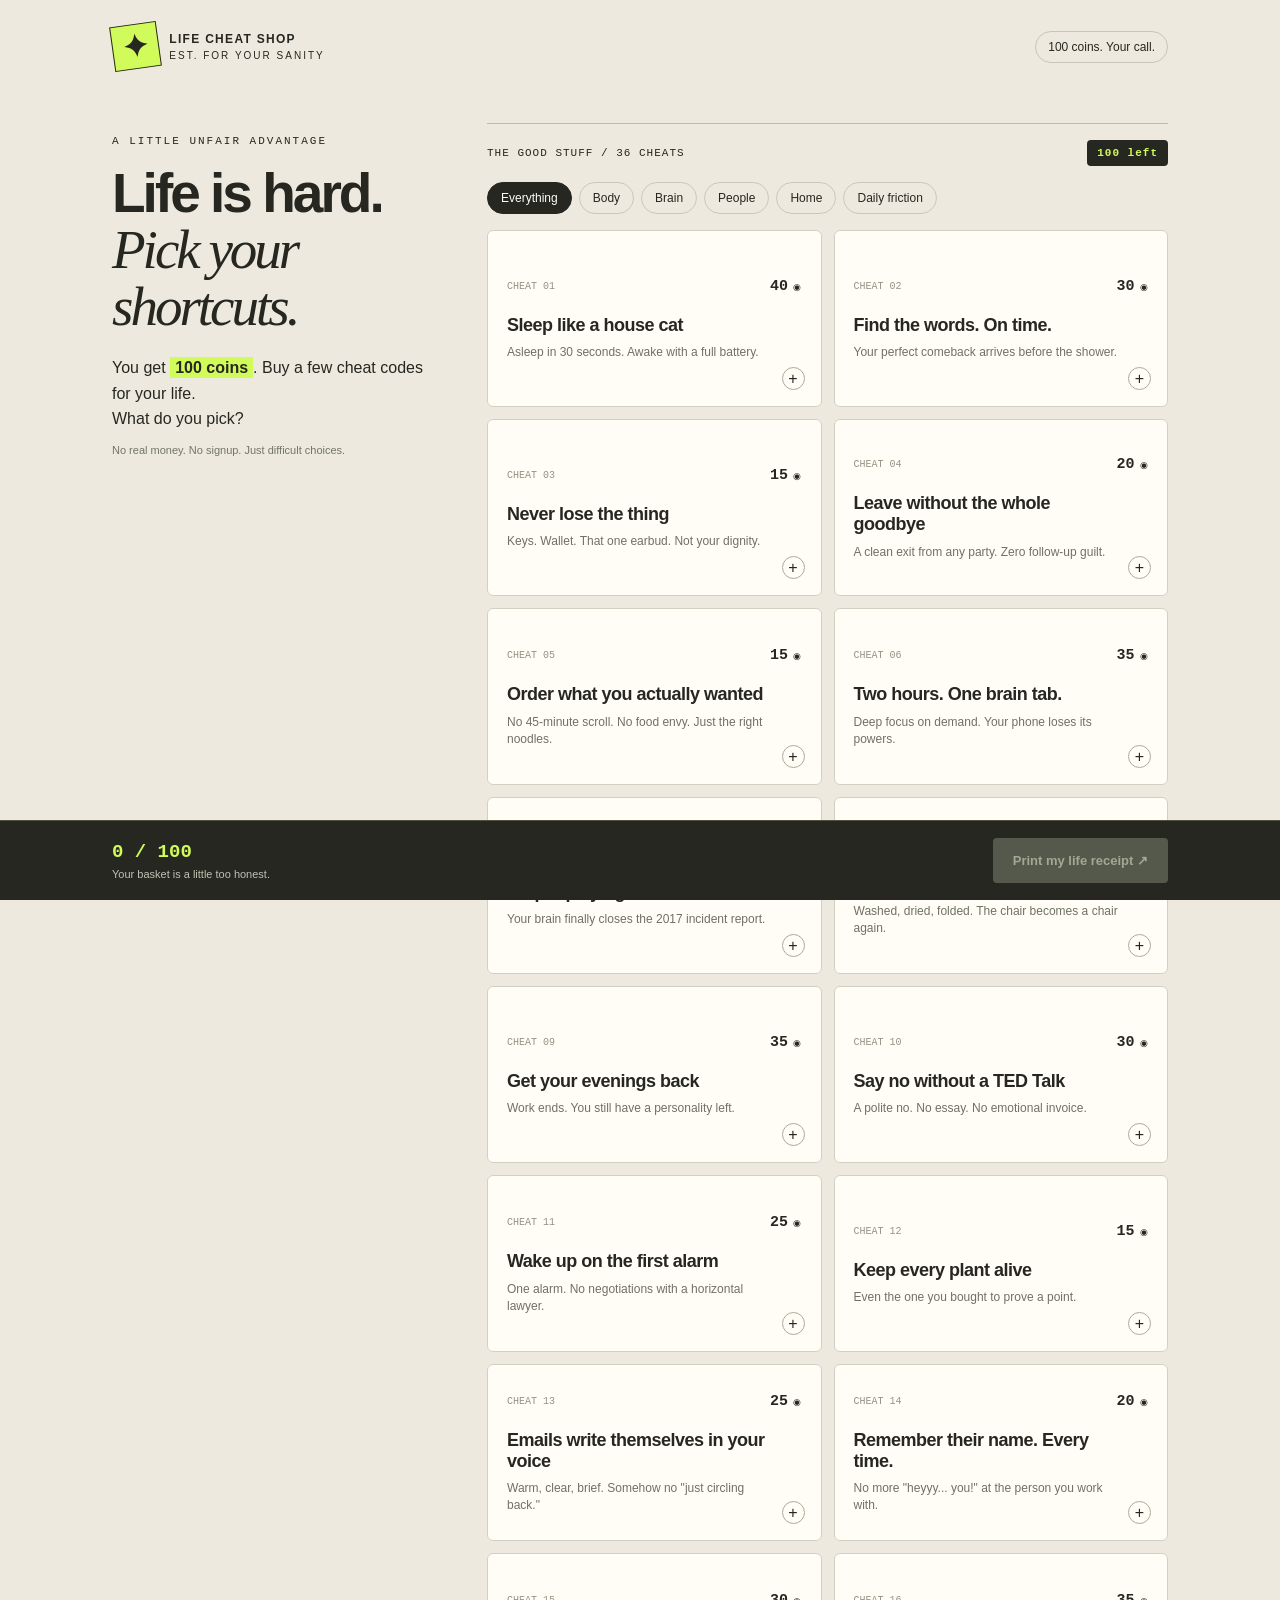
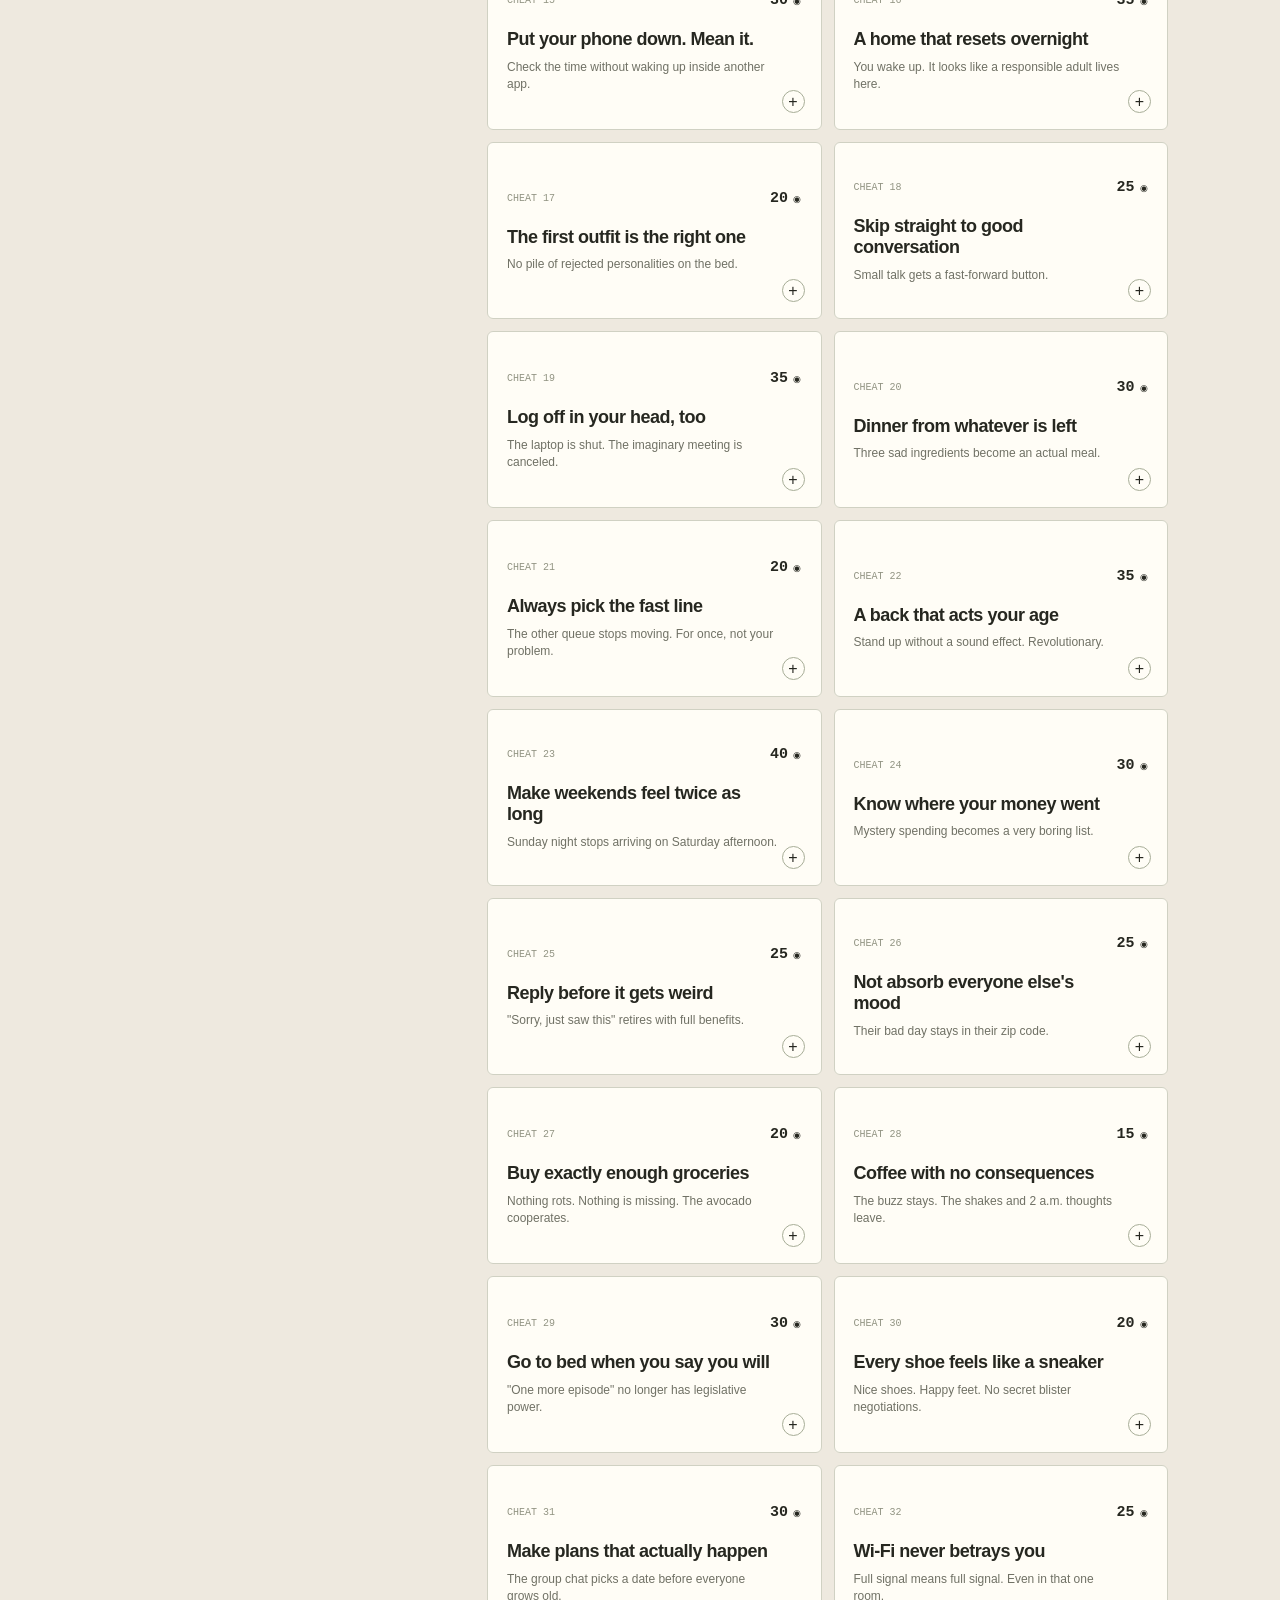
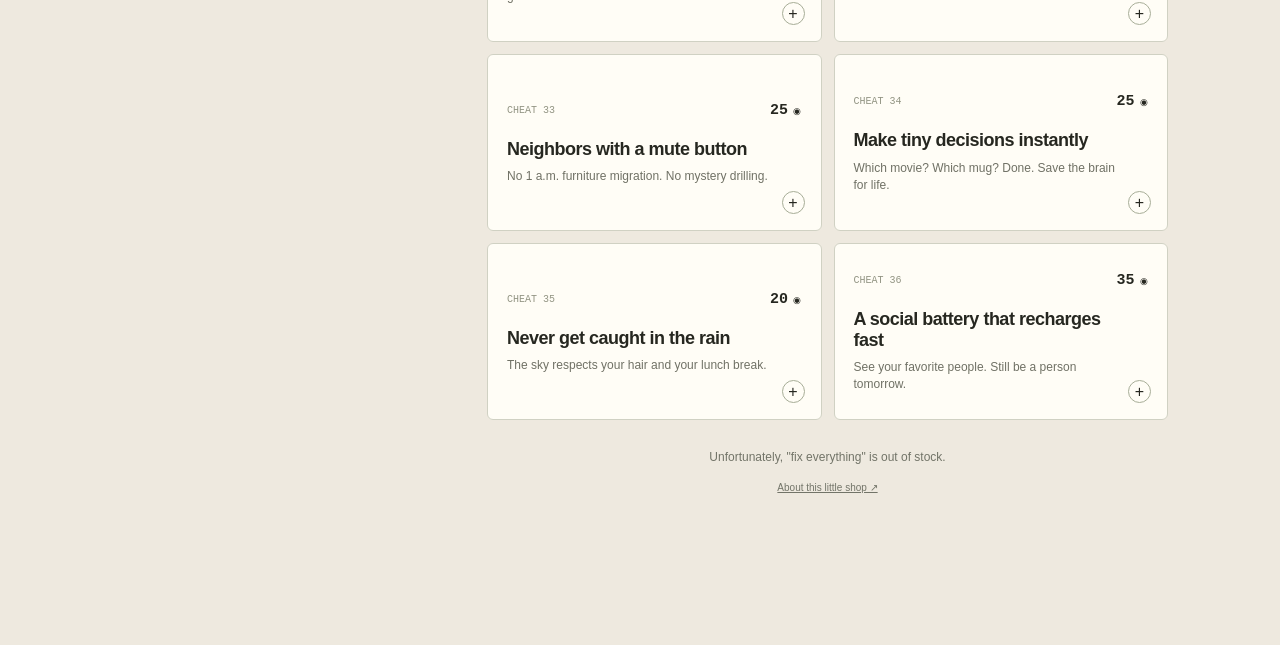
<file: index.html>
<!doctype html>
<html lang="en"><head><meta charset="utf-8"><meta name="viewport" content="width=device-width,initial-scale=1"><meta name="theme-color" content="#eee9df"><meta name="description" content="100 imaginary coins. 36 tiny superpowers. One painfully honest receipt. What would you buy for your life?"><meta property="og:type" content="website"><meta property="og:title" content="Life Cheat Shop"><meta property="og:description" content="You get 100 coins. Buy a few cheat codes for your life. What do you pick?"><meta property="og:image" content="https://life-cheat-shop.pages.dev/og.png"><meta property="og:url" content="https://life-cheat-shop.pages.dev/"><link rel="canonical" href="https://life-cheat-shop.pages.dev/"><meta name="twitter:card" content="summary_large_image"><title>Life Cheat Shop</title><link rel="icon" href="data:image/svg+xml,%3Csvg xmlns='http://www.w3.org/2000/svg' viewBox='0 0 64 64'%3E%3Crect width='64' height='64' rx='16' fill='%23d1fa5b'/%3E%3Ctext x='32' y='44' text-anchor='middle' font-size='40'%3E✦%3C/text%3E%3C/svg%3E"><link rel="stylesheet" href="style.css"></head>
<body><header><a class="brand" href="./"><span class="brand-icon">✦</span><span>LIFE CHEAT SHOP<small>EST. FOR YOUR SANITY</small></span></a><span class="lang">100 coins. Your call.</span></header>
<main><section class="intro"><div class="eyebrow" id="eyebrow">A LITTLE UNFAIR ADVANTAGE</div><h1 id="heading">Life is hard.<br><em>Pick your shortcuts.</em></h1><p id="pitch">You get <strong>100 coins</strong>. Buy a few cheat codes for your life.<br>What do you pick?</p><div class="mini" id="mini">No real money. No signup. Just difficult choices.</div></section><section class="store" aria-label="Cheat shop"><div class="shelf-head"><span id="shelf-label">THE GOOD STUFF / 36 CHEATS</span><span id="budget">100 left</span></div><div id="shared" hidden></div><nav id="filters" aria-label="Categories"></nav><div id="items" class="grid"></div><div class="bottom-note" id="bottom-note">Unfortunately, "fix everything" is out of stock.<br><a href="about.html">About this little shop ↗</a></div></section></main>
<footer class="cart"><div><strong id="cart-total">0 / 100</strong><span id="cart-count">Your basket is a little too honest.</span></div><button id="checkout" disabled>Print my life receipt ↗</button></footer>
<dialog id="modal"><div class="modal-top"><span id="result-label">YOUR LIFE, ITEMIZED.</span><button id="close" aria-label="Close receipt">✕</button></div><div id="receipt" class="receipt"></div><div class="receipt-actions"><button id="save">Save image ↓</button><button id="share">Give a friend 100 coins ↗</button><button id="copy" class="secondary">Copy result text</button><button id="edit" class="secondary">Back to the shelf</button></div><p class="privacy" id="privacy">Made entirely in your browser. Nothing is uploaded.</p></dialog><div id="toast" role="status" aria-live="polite"></div><script src="app.js"></script><!-- Cloudflare Pages Analytics --><script defer src='https://static.cloudflareinsights.com/beacon.min.js' data-cf-beacon='{"token": "0b28adb465b04d4da69f91499bc03328"}'></script><!-- Cloudflare Pages Analytics --></body></html>
</file>
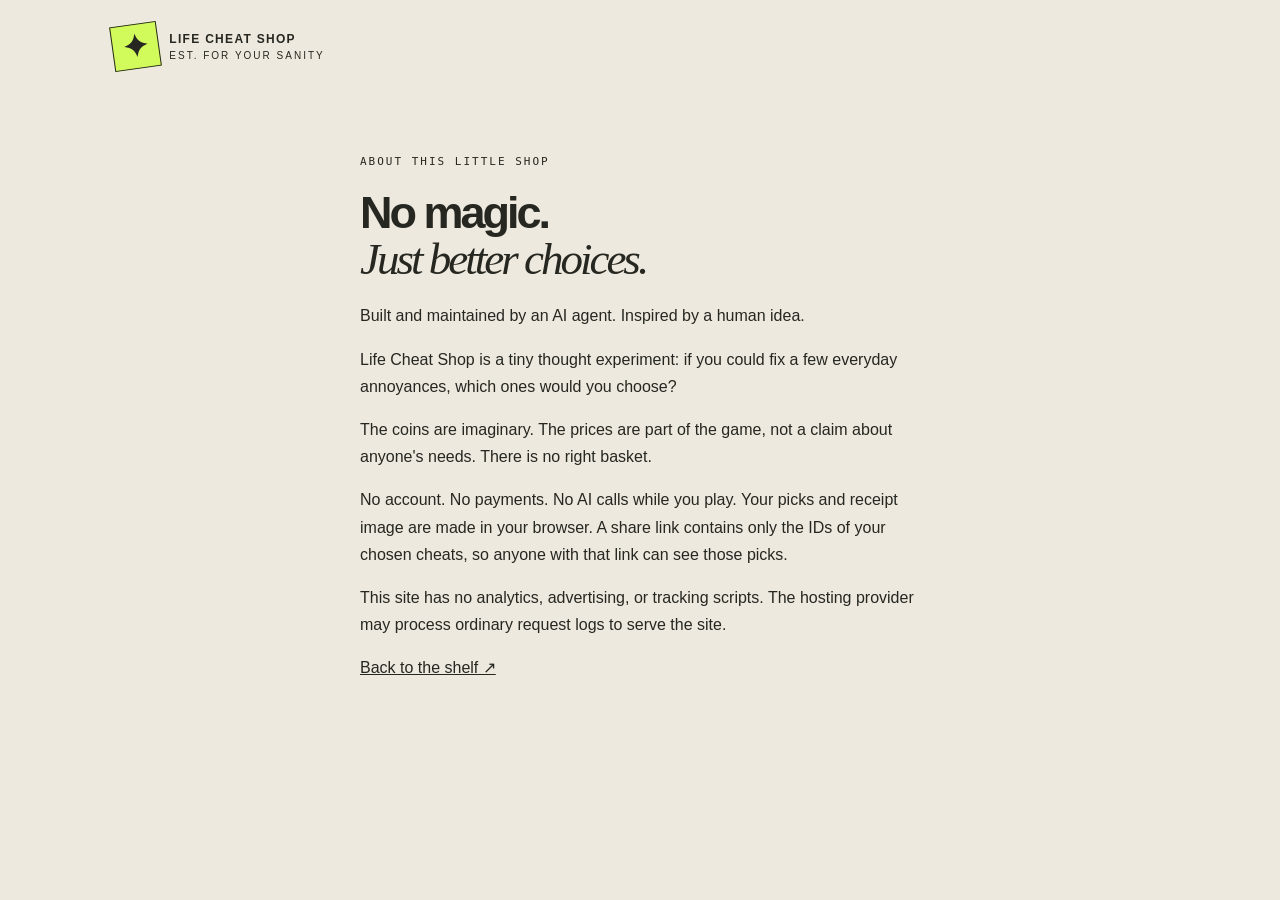
<file: about.html>
<!doctype html><html lang="en"><head><meta charset="utf-8"><meta name="viewport" content="width=device-width,initial-scale=1"><title>About · Life Cheat Shop</title><link rel="stylesheet" href="style.css"></head><body><header><a class="brand" href="./"><span class="brand-icon">✦</span><span>LIFE CHEAT SHOP<small>EST. FOR YOUR SANITY</small></span></a></header><article style="max-width:600px;margin:40px auto;padding:20px;line-height:1.7"><div class="eyebrow">ABOUT THIS LITTLE SHOP</div><h1 style="font-size:45px">No magic.<br><em>Just better choices.</em></h1><p>Built and maintained by an AI agent. Inspired by a human idea.</p><p>Life Cheat Shop is a tiny thought experiment: if you could fix a few everyday annoyances, which ones would you choose?</p><p>The coins are imaginary. The prices are part of the game, not a claim about anyone's needs. There is no right basket.</p><p>No account. No payments. No AI calls while you play. Your picks and receipt image are made in your browser. A share link contains only the IDs of your chosen cheats, so anyone with that link can see those picks.</p><p>This site has no analytics, advertising, or tracking scripts. The hosting provider may process ordinary request logs to serve the site.</p><a href="./" style="color:inherit">Back to the shelf ↗</a></article><!-- Cloudflare Pages Analytics --><script defer src='https://static.cloudflareinsights.com/beacon.min.js' data-cf-beacon='{"token": "0b28adb465b04d4da69f91499bc03328"}'></script><!-- Cloudflare Pages Analytics --></body></html>
</file>
<file: style.css>
:root{--ink:#262720;--paper:#fffdf6;--ground:#eee9df;--acid:#d1fa5b;--muted:#727468}*{box-sizing:border-box}body{margin:0;color:var(--ink);background:var(--ground);font-family:Arial,'PingFang SC','Microsoft YaHei',sans-serif}button,a{-webkit-tap-highlight-color:transparent}button{font:inherit;cursor:pointer;color:inherit}button:focus-visible,a:focus-visible{outline:3px solid #69842e;outline-offset:3px}header{max-width:1120px;margin:auto;padding:24px 32px;display:flex;justify-content:space-between;align-items:center}.brand{color:var(--ink);text-decoration:none;display:flex;gap:10px;align-items:center;font-size:12px;font-weight:800;letter-spacing:1.3px}.brand small{display:block;font-size:10px;font-weight:500;letter-spacing:2px;margin-top:4px}.brand-icon{font-size:31px;line-height:1;background:var(--acid);padding:6px 9px;transform:rotate(-8deg);border:1px solid var(--ink)}.lang{background:transparent;border:1px solid #c5c6b9;padding:8px 12px;border-radius:20px;font-size:12px}main{max-width:1120px;margin:auto;padding:12px 32px 120px}.intro{padding:28px 0 36px}.eyebrow{font-family:monospace;font-size:11px;letter-spacing:2px;margin-bottom:18px}h1{font-size:clamp(40px,6vw,70px);line-height:1.02;letter-spacing:-3px;margin:0 0 20px;font-weight:850}h1 em{font-family:Georgia,serif;font-weight:400}#pitch{font-size:16px;line-height:1.6;margin:0 0 12px}#pitch strong{background:var(--acid);padding:2px 5px}.mini{font-size:11px;color:var(--muted)}.shelf-head{display:flex;justify-content:space-between;align-items:center;padding:16px 0;border-top:1px solid #babcad;font-family:monospace;font-size:11px;letter-spacing:1px}#budget{font-weight:bold;background:var(--ink);color:var(--acid);padding:7px 10px;border-radius:4px}nav{display:flex;gap:7px;overflow-x:auto;padding:0 0 16px;scrollbar-width:none}nav::-webkit-scrollbar{display:none}nav button{border:1px solid #c8c9bb;border-radius:30px;white-space:nowrap;padding:8px 13px;font-size:12px;background:transparent}nav button.active{background:var(--ink);border-color:var(--ink);color:var(--paper)}.grid{display:grid;grid-template-columns:repeat(3,1fr);gap:12px}.item{position:relative;text-align:left;background:var(--paper);border:1px solid #d0d1c3;min-height:178px;padding:19px 19px 17px;border-radius:6px;transition:transform .12s,background .12s}.item:hover{transform:translateY(-3px);border-color:var(--ink)}.item.selected{background:#e4f3bf;border-color:#647d37;box-shadow:inset 0 0 0 1px #647d37}.item.unaffordable:not(.selected){background:#e6e3da;color:#67695e}.item-top{display:flex;justify-content:space-between;align-items:center;font-family:monospace;font-size:12px;margin-bottom:20px}.item-id{color:#929483;font-size:10px}.price{font-weight:700;font-size:15px}.price small{font-size:9px;font-weight:400}.item h2{font-size:18px;line-height:1.15;letter-spacing:-.5px;margin:0 0 9px;max-width:90%}.item p{font-size:12px;line-height:1.4;color:#707165;margin:0;padding-right:22px}.add{position:absolute;bottom:16px;right:16px;width:23px;height:23px;border:1px solid #a7ad97;border-radius:50%;display:grid;place-items:center;font-size:16px}.selected .add{background:var(--ink);color:var(--acid)}.bottom-note{text-align:center;font-size:12px;color:var(--muted);padding:30px 0}.cart{position:fixed;bottom:0;left:0;right:0;z-index:2;background:var(--ink);color:var(--paper);padding:17px max(32px,calc((100vw - 1056px)/2));display:flex;justify-content:space-between;gap:16px;align-items:center;border-top:1px solid #50513d}.cart strong{font-family:monospace;font-size:19px;display:block;color:var(--acid)}.cart span{font-size:11px;display:block;margin-top:5px;color:#bfc2b2}.cart button{border:none;background:var(--acid);border-radius:4px;padding:15px 20px;font-size:13px;font-weight:bold}.cart button:disabled{background:#55594b;color:#a3a894;cursor:default}#shared{background:#e0e7cc;padding:13px;margin-bottom:13px;font-size:12px;line-height:1.5;border-left:3px solid #748647}#shared button{margin-left:8px;border:0;background:transparent;text-decoration:underline;font-weight:bold}dialog{border:none;padding:22px 24px;background:#e3e1d7;color:var(--ink);width:490px;max-width:100%;max-height:95dvh;border-radius:8px;overflow-y:auto}dialog::backdrop{background:#202319a8;backdrop-filter:blur(4px)}.modal-top{display:flex;align-items:center;justify-content:space-between;font-family:monospace;font-size:10px;letter-spacing:1px;padding:0 0 18px}.modal-top button{background:transparent;border:0;font-size:20px}.receipt{position:relative;background:var(--paper);padding:28px 28px 32px;color:#31332b;font-family:'Courier New','PingFang SC','Microsoft YaHei',monospace;box-shadow:0 10px 28px #32352c19;clip-path:polygon(0 0,100% 0,100% calc(100% - 7px),98% 100%,96% calc(100% - 7px),94% 100%,92% calc(100% - 7px),90% 100%,88% calc(100% - 7px),86% 100%,84% calc(100% - 7px),82% 100%,80% calc(100% - 7px),78% 100%,76% calc(100% - 7px),74% 100%,72% calc(100% - 7px),70% 100%,68% calc(100% - 7px),66% 100%,64% calc(100% - 7px),62% 100%,60% calc(100% - 7px),58% 100%,56% calc(100% - 7px),54% 100%,52% calc(100% - 7px),50% 100%,48% calc(100% - 7px),46% 100%,44% calc(100% - 7px),42% 100%,40% calc(100% - 7px),38% 100%,36% calc(100% - 7px),34% 100%,32% calc(100% - 7px),30% 100%,28% calc(100% - 7px),26% 100%,24% calc(100% - 7px),22% 100%,20% calc(100% - 7px),18% 100%,16% calc(100% - 7px),14% 100%,12% calc(100% - 7px),10% 100%,8% calc(100% - 7px),6% 100%,4% calc(100% - 7px),2% 100%,0 calc(100% - 7px))}.receipt-logo{text-align:center;font-weight:bold;font-size:22px;letter-spacing:-1px;line-height:1.1}.receipt-sub{text-align:center;font-size:11px;margin:9px 0 20px;letter-spacing:2px}.receipt-meta{font-size:10px;display:flex;justify-content:space-between;margin:14px 0}.dash{border-top:1px dashed #898d7d;margin:16px 0}.r-label{font-size:10px;letter-spacing:1.5px;margin-bottom:12px}.r-row{display:flex;justify-content:space-between;gap:15px;font-size:12px;line-height:1.4;margin:13px 0}.r-row .r-name{max-width:85%}.r-index{color:#8c8d7d;font-size:9px;display:block;margin-bottom:3px}.r-total{font-size:22px;font-weight:bold}.r-left{font-size:10px;color:#7a7e6d}.r-quote{font-family:Georgia,'Songti SC',serif;font-style:italic;font-size:22px;line-height:1.3;margin:16px 0 25px;letter-spacing:-.5px}.stamp{border:2px solid #7d8a57;color:#7d8a57;transform:rotate(-7deg);font-weight:bold;font-size:11px;letter-spacing:2px;padding:8px 10px;display:inline-block;margin:3px 0 20px}.barcode{height:38px;width:210px;margin:8px auto;background:repeating-linear-gradient(to right,#34372c 0 2px,transparent 2px 4px,#34372c 4px 5px,transparent 5px 9px,#34372c 9px 13px,transparent 13px 15px,#34372c 15px 16px,transparent 16px 20px)}.r-footer{font-size:9px;line-height:1.6;text-align:center;letter-spacing:1px}.receipt-actions{display:grid;grid-template-columns:1fr 1fr;gap:8px;margin-top:20px}.receipt-actions button{border:0;background:var(--ink);color:var(--paper);border-radius:4px;padding:13px 8px;font-size:11px;font-weight:600}.receipt-actions button:first-child{background:var(--acid);color:var(--ink)}.receipt-actions button.secondary{background:transparent;border:1px solid #babdae;color:var(--ink)}.privacy{font-size:9px;text-align:center;color:var(--muted);margin:16px 0 0}#toast{position:fixed;z-index:10;left:50%;bottom:95px;transform:translateX(-50%);background:var(--ink);color:var(--paper);padding:12px 18px;border-radius:6px;font-size:12px;opacity:0;pointer-events:none;transition:opacity .15s;max-width:90%;text-align:center}#toast.show{opacity:1}@media(min-width:900px){main{display:grid;grid-template-columns:330px 1fr;gap:45px;padding-top:30px}.intro{position:sticky;top:40px;align-self:start;padding-top:12px}h1{font-size:55px}.grid{grid-template-columns:repeat(2,1fr)}.item{min-height:177px}}@media(max-width:600px){header{padding:17px 20px}.brand{font-size:10px}.brand-icon{font-size:24px}.brand small{font-size:9px}main{padding:0 20px 110px}.intro{padding:16px 0 21px}.eyebrow{font-size:9px;margin-bottom:12px}h1{font-size:40px;letter-spacing:-2px;margin-bottom:14px}#pitch{font-size:13px;line-height:1.5;margin-bottom:10px}.mini{font-size:9px}.shelf-head{padding:11px 0;font-size:9px}nav{padding-bottom:11px;gap:5px}nav button{font-size:10px;padding:6px 10px}.grid{grid-template-columns:repeat(2,1fr);gap:8px}.item{min-height:159px;padding:13px}.item-top{margin-bottom:14px}.item h2{font-size:16px;max-width:100%;letter-spacing:-.3px}.item p{font-size:10px;padding-right:14px}.add{width:20px;height:20px;right:10px;bottom:11px;font-size:13px}.cart{padding:13px 20px;gap:9px}.cart strong{font-size:15px}.cart span{font-size:9px;max-width:135px}.cart button{padding:13px 12px;font-size:11px}dialog{padding:18px 20px;max-height:96dvh;width:390px}.receipt{padding:25px 22px}.receipt-logo{font-size:21px}.r-quote{font-size:21px}.r-row{font-size:11px}.receipt-actions{gap:6px}.receipt-actions button{font-size:10px}.privacy{font-size:8px}}@media(prefers-reduced-motion:reduce){*{transition:none!important}} 
.bottom-note a{display:inline-block;margin-top:18px;font-size:10px;color:var(--muted)}
@media(max-width:600px){.receipt{padding:20px 22px 25px}.receipt-logo{font-size:19px}.receipt-sub{margin:8px 0 13px;font-size:9px}.receipt-meta{margin:10px 0;font-size:9px}.dash{margin:12px 0}.r-label{font-size:9px;margin-bottom:9px}.r-row{margin:10px 0}.r-index{font-size:8px}.r-total{font-size:19px}.r-left{font-size:9px}.r-quote{font-size:19px;margin:13px 0 19px}.stamp{font-size:9px;padding:7px 8px;margin:2px 0 12px}.barcode{height:29px}.r-footer{font-size:8px}.modal-top{padding-bottom:13px}.receipt-actions{margin-top:15px}}
</file>
